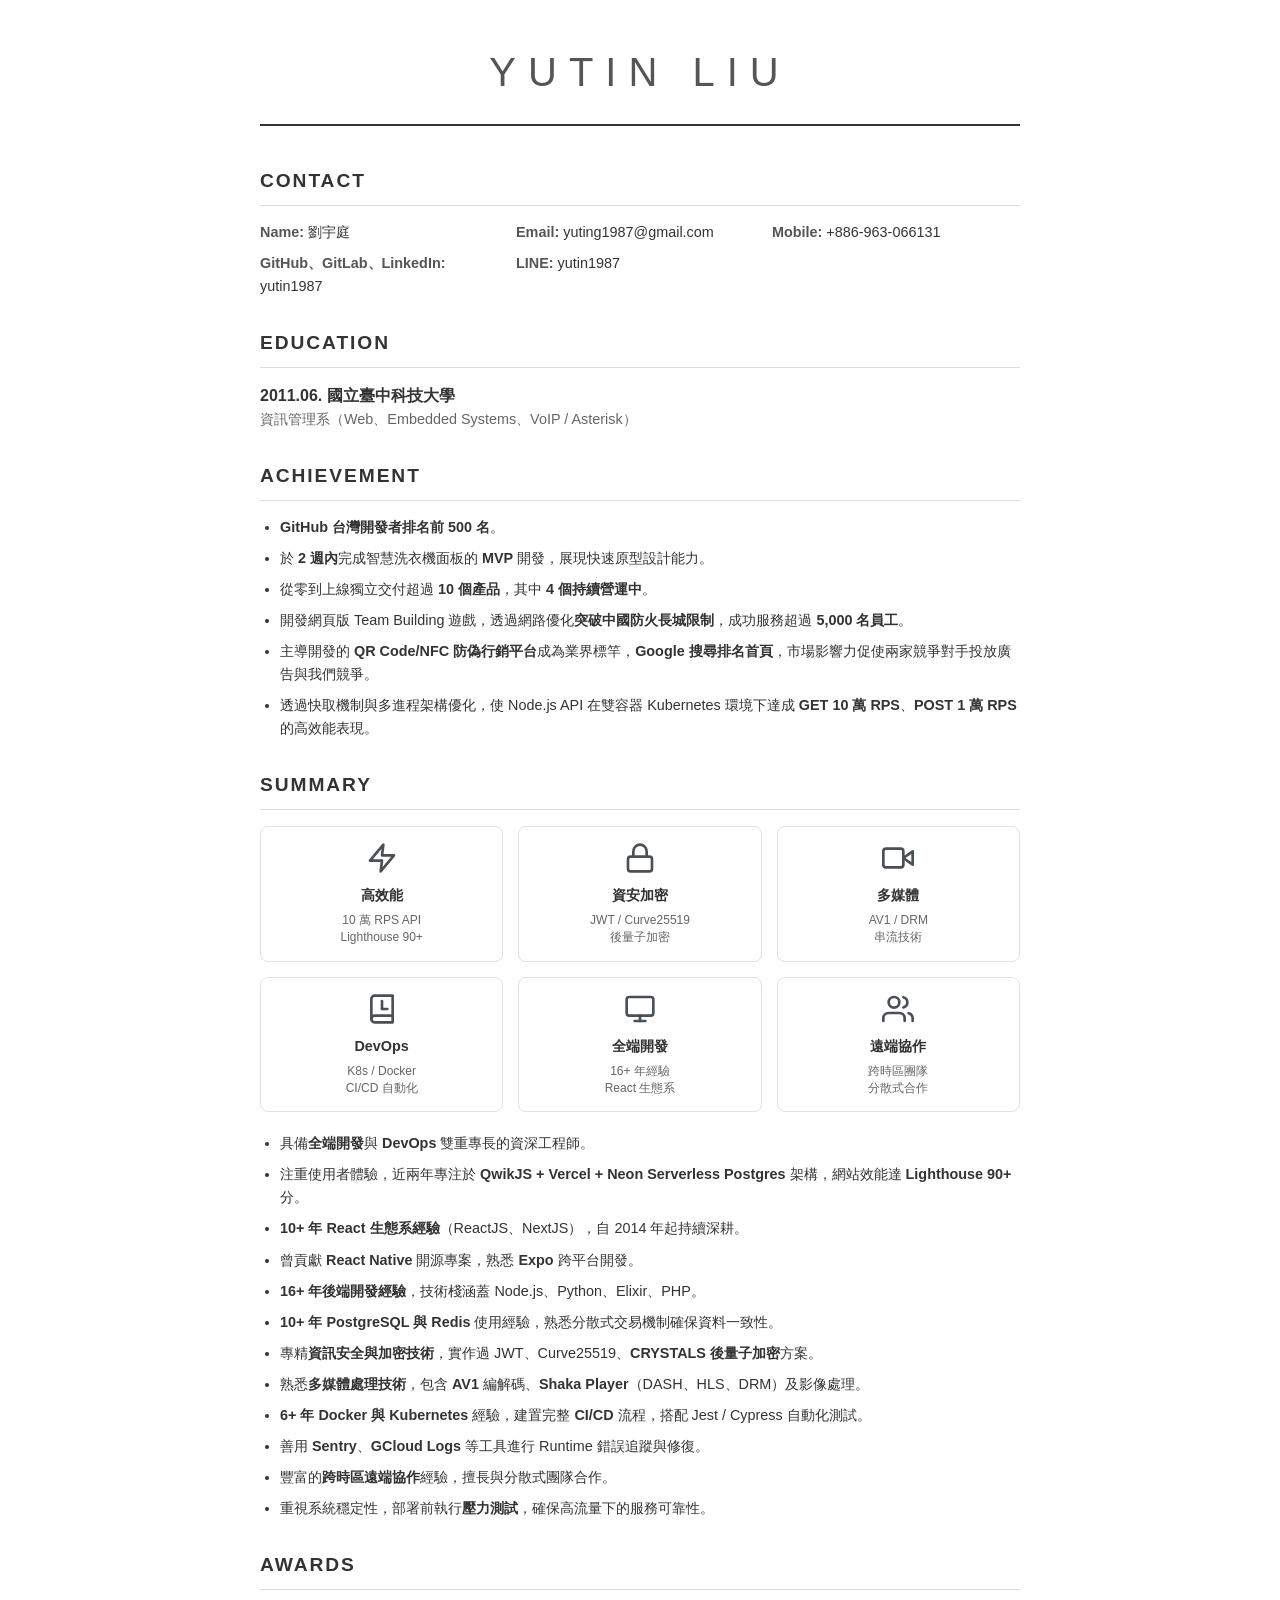
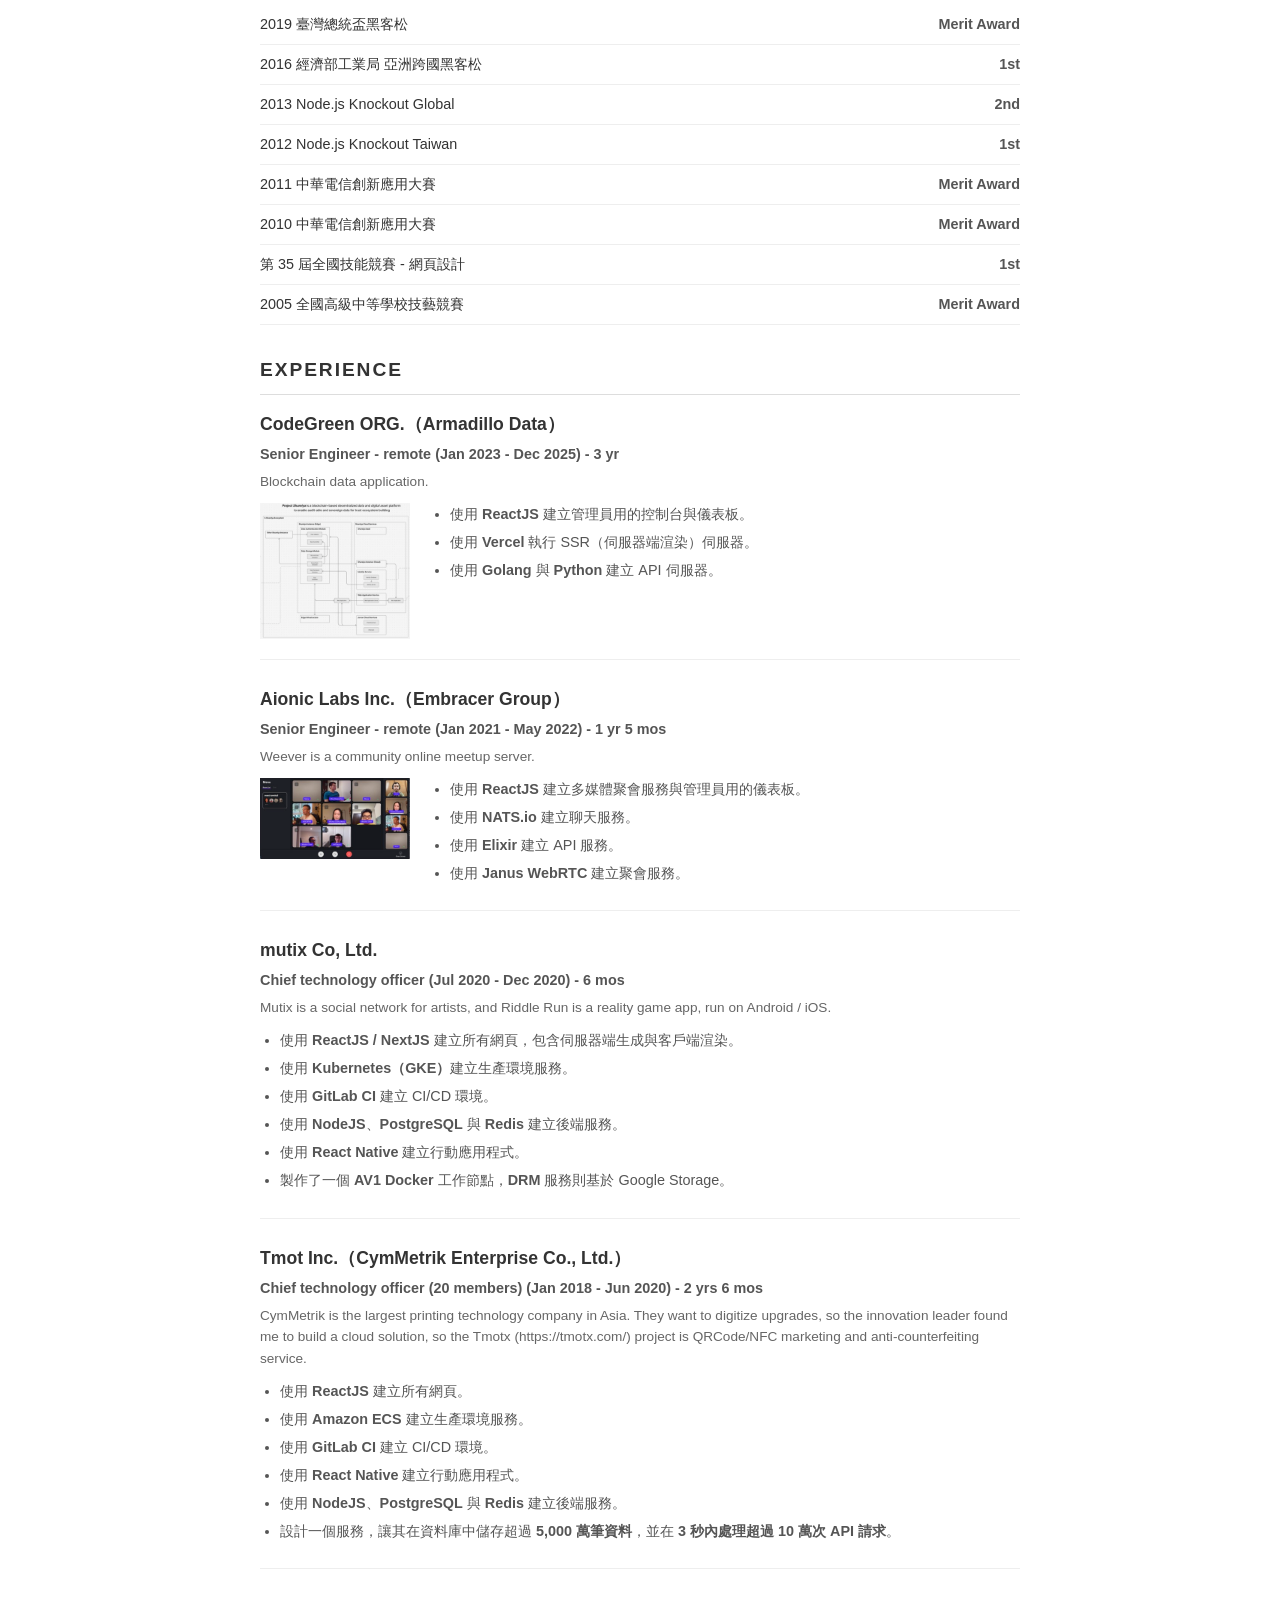
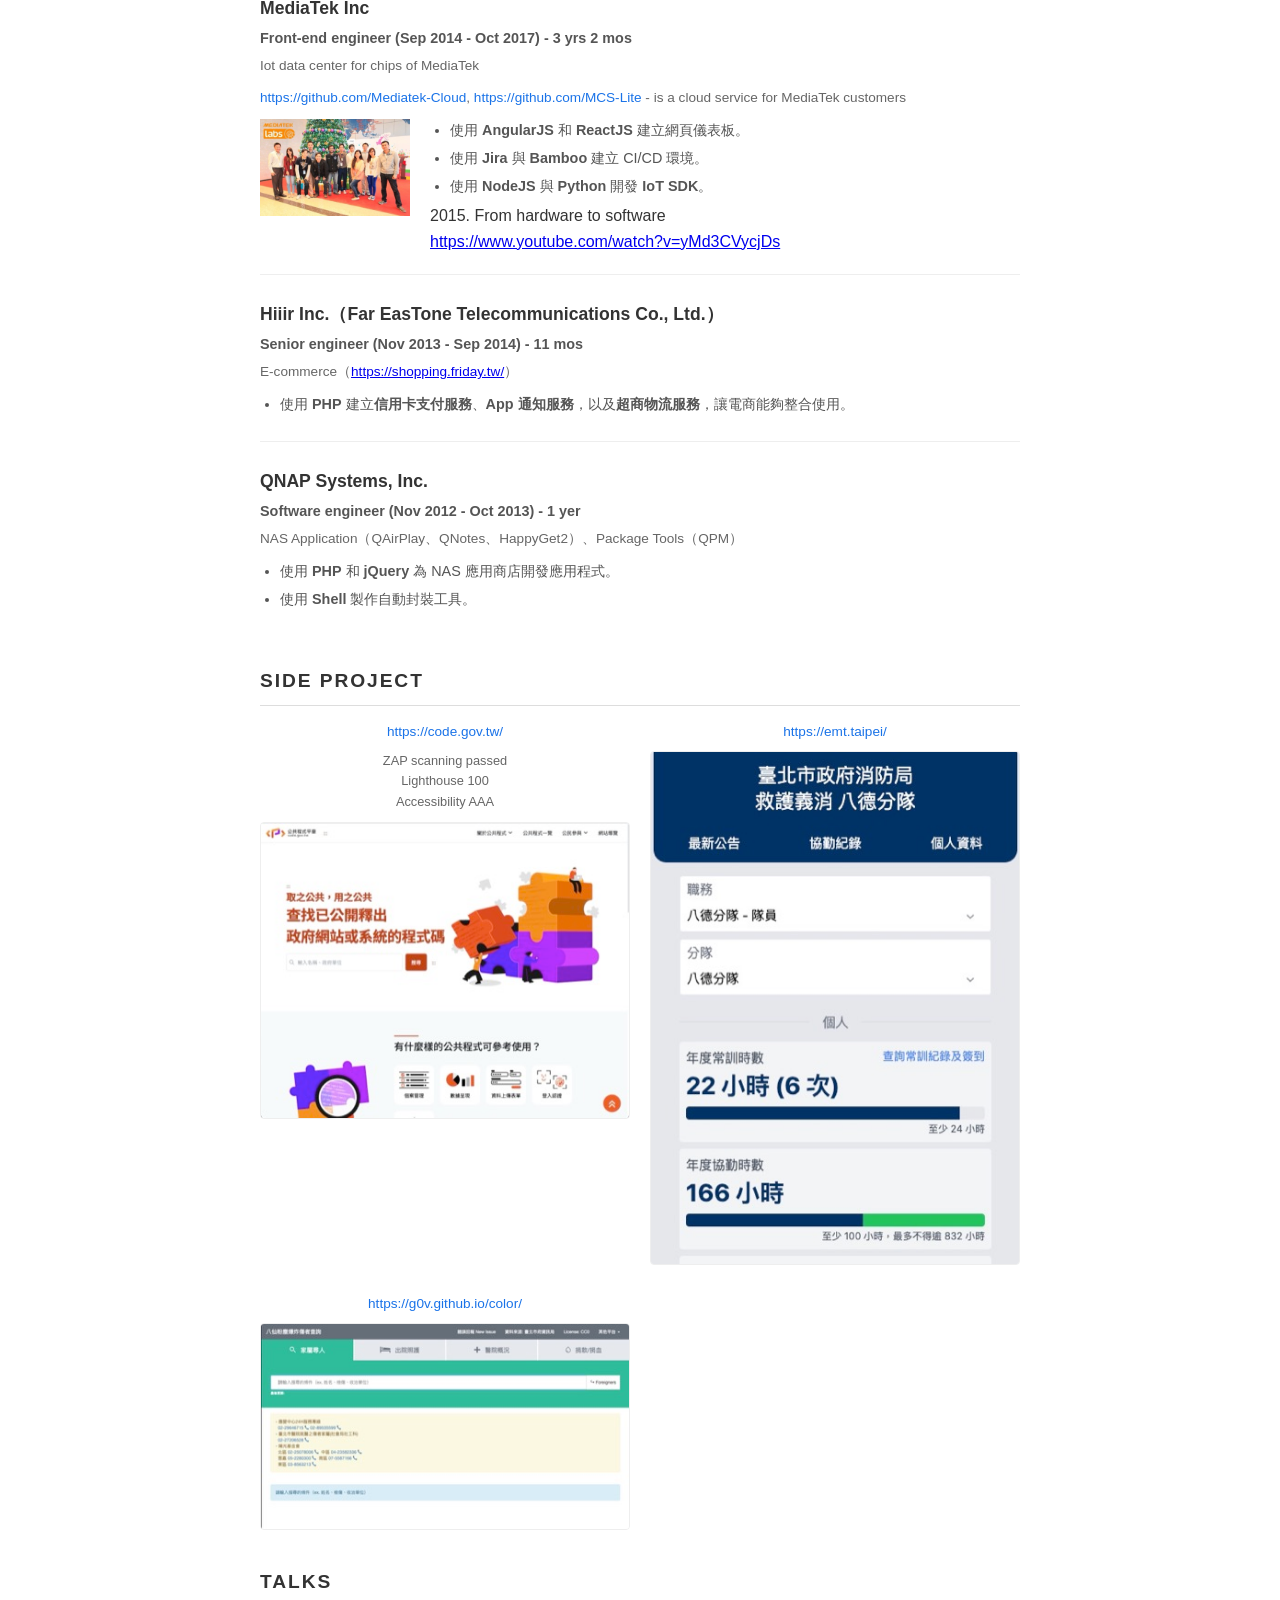
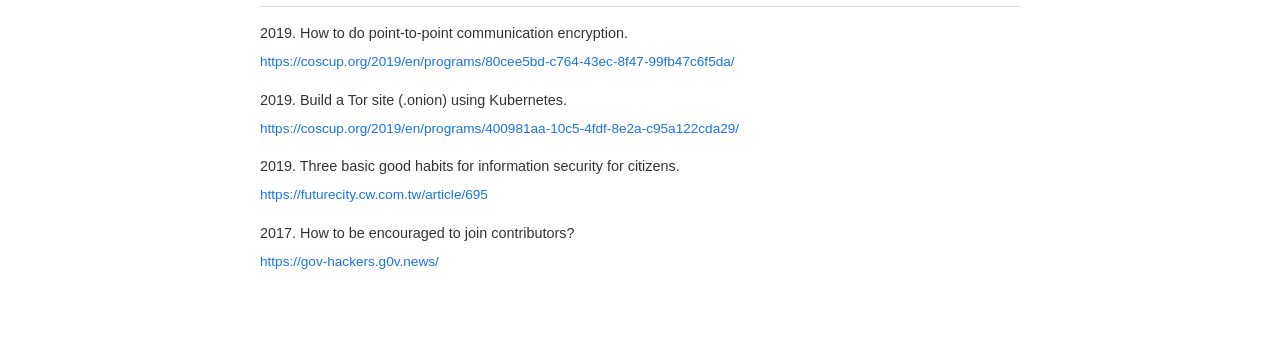
<file: index.html>
<!DOCTYPE html>
<html lang="zh-TW">
  <head>
    <meta charset="UTF-8" />
    <meta name="viewport" content="width=device-width, initial-scale=1.0" />
    <title>YuTin Liu - Resume</title>
    <link rel="stylesheet" href="styles.css" />
  </head>
  <body>
    <header>
      <h1>YUTIN LIU</h1>
    </header>

    <main>
      <section class="contact">
        <h2>CONTACT</h2>
        <ul>
          <li><strong>Name:</strong> 劉宇庭</li>
          <li><strong>Email:</strong> yuting1987@gmail.com</li>
          <li><strong>Mobile:</strong> +886-963-066131</li>
          <li><strong>GitHub、GitLab、LinkedIn:</strong> yutin1987</li>
          <li><strong>LINE:</strong> yutin1987</li>
        </ul>
      </section>

      <section class="education">
        <h2>EDUCATION</h2>
        <div class="item">
          <h3>2011.06. 國立臺中科技大學</h3>
          <p class="subtitle">資訊管理系（Web、Embedded Systems、VoIP / Asterisk）</p>
        </div>
      </section>

      <section class="achievement">
        <h2>ACHIEVEMENT</h2>
        <ul>
          <li><strong>GitHub 台灣開發者排名前 500 名</strong>。</li>
          <li>於 <strong>2 週內</strong>完成智慧洗衣機面板的 <strong>MVP</strong> 開發，展現快速原型設計能力。</li>
          <li>從零到上線獨立交付超過 <strong>10 個產品</strong>，其中 <strong>4 個持續營運中</strong>。</li>
          <li>開發網頁版 Team Building 遊戲，透過網路優化<strong>突破中國防火長城限制</strong>，成功服務超過 <strong>5,000 名員工</strong>。</li>
          <li>主導開發的 <strong>QR Code/NFC 防偽行銷平台</strong>成為業界標竿，<strong>Google 搜尋排名首頁</strong>，市場影響力促使兩家競爭對手投放廣告與我們競爭。</li>
          <li>透過快取機制與多進程架構優化，使 Node.js API 在雙容器 Kubernetes 環境下達成 <strong>GET 10 萬 RPS</strong>、<strong>POST 1 萬 RPS</strong> 的高效能表現。</li>
        </ul>
      </section>

      <section class="summary">
        <h2>SUMMARY</h2>
        <div class="highlights">
          <div class="highlight-box">
            <svg class="highlight-icon" viewBox="0 0 24 24" fill="none" stroke="currentColor" stroke-width="2" stroke-linecap="round" stroke-linejoin="round">
              <polygon points="13 2 3 14 12 14 11 22 21 10 12 10 13 2"></polygon>
            </svg>
            <h4>高效能</h4>
            <p>10 萬 RPS API<br/>Lighthouse 90+</p>
          </div>
          <div class="highlight-box">
            <svg class="highlight-icon" viewBox="0 0 24 24" fill="none" stroke="currentColor" stroke-width="2" stroke-linecap="round" stroke-linejoin="round">
              <rect x="3" y="11" width="18" height="11" rx="2" ry="2"></rect>
              <path d="M7 11V7a5 5 0 0 1 10 0v4"></path>
            </svg>
            <h4>資安加密</h4>
            <p>JWT / Curve25519<br/>後量子加密</p>
          </div>
          <div class="highlight-box">
            <svg class="highlight-icon" viewBox="0 0 24 24" fill="none" stroke="currentColor" stroke-width="2" stroke-linecap="round" stroke-linejoin="round">
              <polygon points="23 7 16 12 23 17 23 7"></polygon>
              <rect x="1" y="5" width="15" height="14" rx="2" ry="2"></rect>
            </svg>
            <h4>多媒體</h4>
            <p>AV1 / DRM<br/>串流技術</p>
          </div>
          <div class="highlight-box">
            <svg class="highlight-icon" viewBox="0 0 24 24" fill="none" stroke="currentColor" stroke-width="2" stroke-linecap="round" stroke-linejoin="round">
              <path d="M4 19.5A2.5 2.5 0 0 1 6.5 17H20"></path>
              <path d="M6.5 2H20v20H6.5A2.5 2.5 0 0 1 4 19.5v-15A2.5 2.5 0 0 1 6.5 2z"></path>
              <line x1="12" y1="6" x2="12" y2="12"></line>
              <line x1="12" y1="12" x2="16" y2="12"></line>
            </svg>
            <h4>DevOps</h4>
            <p>K8s / Docker<br/>CI/CD 自動化</p>
          </div>
          <div class="highlight-box">
            <svg class="highlight-icon" viewBox="0 0 24 24" fill="none" stroke="currentColor" stroke-width="2" stroke-linecap="round" stroke-linejoin="round">
              <rect x="2" y="3" width="20" height="14" rx="2" ry="2"></rect>
              <line x1="8" y1="21" x2="16" y2="21"></line>
              <line x1="12" y1="17" x2="12" y2="21"></line>
            </svg>
            <h4>全端開發</h4>
            <p>16+ 年經驗<br/>React 生態系</p>
          </div>
          <div class="highlight-box">
            <svg class="highlight-icon" viewBox="0 0 24 24" fill="none" stroke="currentColor" stroke-width="2" stroke-linecap="round" stroke-linejoin="round">
              <path d="M17 21v-2a4 4 0 0 0-4-4H5a4 4 0 0 0-4 4v2"></path>
              <circle cx="9" cy="7" r="4"></circle>
              <path d="M23 21v-2a4 4 0 0 0-3-3.87"></path>
              <path d="M16 3.13a4 4 0 0 1 0 7.75"></path>
            </svg>
            <h4>遠端協作</h4>
            <p>跨時區團隊<br/>分散式合作</p>
          </div>
        </div>
        <ul>
          <li>具備<strong>全端開發</strong>與 <strong>DevOps</strong> 雙重專長的資深工程師。</li>
          <li>注重使用者體驗，近兩年專注於 <strong>QwikJS + Vercel + Neon Serverless Postgres</strong> 架構，網站效能達 <strong>Lighthouse 90+</strong> 分。</li>
          <li><strong>10+ 年 React 生態系經驗</strong>（ReactJS、NextJS），自 2014 年起持續深耕。</li>
          <li>曾貢獻 <strong>React Native</strong> 開源專案，熟悉 <strong>Expo</strong> 跨平台開發。</li>
          <li><strong>16+ 年後端開發經驗</strong>，技術棧涵蓋 Node.js、Python、Elixir、PHP。</li>
          <li><strong>10+ 年 PostgreSQL 與 Redis</strong> 使用經驗，熟悉分散式交易機制確保資料一致性。</li>
          <li>專精<strong>資訊安全與加密技術</strong>，實作過 JWT、Curve25519、<strong>CRYSTALS 後量子加密</strong>方案。</li>
          <li>熟悉<strong>多媒體處理技術</strong>，包含 <strong>AV1</strong> 編解碼、<strong>Shaka Player</strong>（DASH、HLS、DRM）及影像處理。</li>
          <li><strong>6+ 年 Docker 與 Kubernetes</strong> 經驗，建置完整 <strong>CI/CD</strong> 流程，搭配 Jest / Cypress 自動化測試。</li>
          <li>善用 <strong>Sentry</strong>、<strong>GCloud Logs</strong> 等工具進行 Runtime 錯誤追蹤與修復。</li>
          <li>豐富的<strong>跨時區遠端協作</strong>經驗，擅長與分散式團隊合作。</li>
          <li>重視系統穩定性，部署前執行<strong>壓力測試</strong>，確保高流量下的服務可靠性。</li>
        </ul>
      </section>

      <section class="awards">
        <h2>AWARDS</h2>
        <table>
          <tr>
            <td>2019 臺灣總統盃黑客松</td>
            <td class="award">Merit Award</td>
          </tr>
          <tr>
            <td>2016 經濟部工業局 亞洲跨國黑客松</td>
            <td class="award">1st</td>
          </tr>
          <tr>
            <td>2013 Node.js Knockout Global</td>
            <td class="award">2nd</td>
          </tr>
          <tr>
            <td>2012 Node.js Knockout Taiwan</td>
            <td class="award">1st</td>
          </tr>
          <tr>
            <td>2011 中華電信創新應用大賽</td>
            <td class="award">Merit Award</td>
          </tr>
          <tr>
            <td>2010 中華電信創新應用大賽</td>
            <td class="award">Merit Award</td>
          </tr>
          <tr>
            <td>第 35 屆全國技能競賽 - 網頁設計</td>
            <td class="award">1st</td>
          </tr>
          <tr>
            <td>2005 全國高級中等學校技藝競賽</td>
            <td class="award">Merit Award</td>
          </tr>
        </table>
      </section>

      <section class="experience">
        <h2>EXPERIENCE</h2>

        <article class="job">
          <h3>CodeGreen ORG.（Armadillo Data）</h3>
          <p class="position">Senior Engineer - remote (Jan 2023 - Dec 2025) - 3 yr</p>
          <p class="description">Blockchain data application.</p>
          <div class="job-content">
            <img src="images/image6.jpg" alt="CodeGreen" />
            <ul>
              <li>使用 <strong>ReactJS</strong> 建立管理員用的控制台與儀表板。</li>
              <li>使用 <strong>Vercel</strong> 執行 SSR（伺服器端渲染）伺服器。</li>
              <li>使用 <strong>Golang</strong> 與 <strong>Python</strong> 建立 API 伺服器。</li>
            </ul>
          </div>
        </article>

        <article class="job">
          <h3>Aionic Labs Inc.（Embracer Group）</h3>
          <p class="position">Senior Engineer - remote (Jan 2021 - May 2022) - 1 yr 5 mos</p>
          <p class="description">Weever is a community online meetup server.</p>
          <div class="job-content">
            <img src="images/image4.jpg" alt="Aionic Labs" />
            <ul>
              <li>使用 <strong>ReactJS</strong> 建立多媒體聚會服務與管理員用的儀表板。</li>
              <li>使用 <strong>NATS.io</strong> 建立聊天服務。</li>
              <li>使用 <strong>Elixir</strong> 建立 API 服務。</li>
              <li>使用 <strong>Janus WebRTC</strong> 建立聚會服務。</li>
            </ul>
          </div>
        </article>

        <article class="job">
          <h3>mutix Co, Ltd.</h3>
          <p class="position">Chief technology officer (Jul 2020 - Dec 2020) - 6 mos</p>
          <p class="description">Mutix is a social network for artists, and Riddle Run is a reality game app, run on Android / iOS.</p>
          <ul>
            <li>使用 <strong>ReactJS / NextJS</strong> 建立所有網頁，包含伺服器端生成與客戶端渲染。</li>
            <li>使用 <strong>Kubernetes（GKE）</strong>建立生產環境服務。</li>
            <li>使用 <strong>GitLab CI</strong> 建立 CI/CD 環境。</li>
            <li>使用 <strong>NodeJS</strong>、<strong>PostgreSQL</strong> 與 <strong>Redis</strong> 建立後端服務。</li>
            <li>使用 <strong>React Native</strong> 建立行動應用程式。</li>
            <li>製作了一個 <strong>AV1 Docker</strong> 工作節點，<strong>DRM</strong> 服務則基於 Google Storage。</li>
          </ul>
        </article>

        <article class="job">
          <h3>Tmot Inc.（CymMetrik Enterprise Co., Ltd.）</h3>
          <p class="position">Chief technology officer (20 members) (Jan 2018 - Jun 2020) - 2 yrs 6 mos</p>
          <p class="description">CymMetrik is the largest printing technology company in Asia. They want to digitize upgrades, so the innovation leader found me to build a cloud solution, so the Tmotx (https://tmotx.com/) project is QRCode/NFC marketing and anti-counterfeiting service.</p>
          <ul>
            <li>使用 <strong>ReactJS</strong> 建立所有網頁。</li>
            <li>使用 <strong>Amazon ECS</strong> 建立生產環境服務。</li>
            <li>使用 <strong>GitLab CI</strong> 建立 CI/CD 環境。</li>
            <li>使用 <strong>React Native</strong> 建立行動應用程式。</li>
            <li>使用 <strong>NodeJS</strong>、<strong>PostgreSQL</strong> 與 <strong>Redis</strong> 建立後端服務。</li>
            <li>設計一個服務，讓其在資料庫中儲存超過 <strong>5,000 萬筆資料</strong>，並在 <strong>3 秒內處理超過 10 萬次 API 請求</strong>。</li>
          </ul>
        </article>

        <article class="job">
          <h3>MediaTek Inc</h3>
          <p class="position">Front-end engineer (Sep 2014 - Oct 2017) - 3 yrs 2 mos</p>
          <p class="description">Iot data center for chips of MediaTek</p>
          <p class="links">
            <a href="https://github.com/Mediatek-Cloud">https://github.com/Mediatek-Cloud</a>,
            <a href="https://github.com/MCS-Lite">https://github.com/MCS-Lite</a>
            - is a cloud service for MediaTek customers
          </p>
          <div class="job-content">
            <img src="images/image1.jpg" alt="MediaTek" />
            <div>
              <ul>
                <li>使用 <strong>AngularJS</strong> 和 <strong>ReactJS</strong> 建立網頁儀表板。</li>
                <li>使用 <strong>Jira</strong> 與 <strong>Bamboo</strong> 建立 CI/CD 環境。</li>
                <li>使用 <strong>NodeJS</strong> 與 <strong>Python</strong> 開發 <strong>IoT SDK</strong>。</li>
              </ul>
              <p>2015. From hardware to software</p>
              <p><a href="https://www.youtube.com/watch?v=yMd3CVycjDs">https://www.youtube.com/watch?v=yMd3CVycjDs</a></p>
            </div>
          </div>
        </article>

        <article class="job">
          <h3>Hiiir Inc.（Far EasTone Telecommunications Co., Ltd.）</h3>
          <p class="position">Senior engineer (Nov 2013 - Sep 2014) - 11 mos</p>
          <p class="description">E-commerce（<a href="https://shopping.friday.tw/">https://shopping.friday.tw/</a>）</p>
          <ul>
            <li>使用 <strong>PHP</strong> 建立<strong>信用卡支付服務</strong>、<strong>App 通知服務</strong>，以及<strong>超商物流服務</strong>，讓電商能夠整合使用。</li>
          </ul>
        </article>

        <article class="job">
          <h3>QNAP Systems, Inc.</h3>
          <p class="position">Software engineer (Nov 2012 - Oct 2013) - 1 yer</p>
          <p class="description">NAS Application（QAirPlay、QNotes、HappyGet2）、Package Tools（QPM）</p>
          <ul>
            <li>使用 <strong>PHP</strong> 和 <strong>jQuery</strong> 為 NAS 應用商店開發應用程式。</li>
            <li>使用 <strong>Shell</strong> 製作自動封裝工具。</li>
          </ul>
        </article>
      </section>

      <section class="side-projects">
        <h2>SIDE PROJECT</h2>
        <div class="projects-grid">
          <div class="project">
            <a href="https://code.gov.tw/">https://code.gov.tw/</a>
            <ul>
              <li>ZAP scanning passed</li>
              <li>Lighthouse 100</li>
              <li>Accessibility AAA</li>
            </ul>
            <img src="images/image2.jpg" alt="code.gov.tw" />
          </div>
          <div class="project">
            <a href="https://emt.taipei/">https://emt.taipei/</a>
            <img src="images/image5.jpg" alt="emt.taipei" />
          </div>
          <div class="project">
            <a href="https://g0v.github.io/color/">https://g0v.github.io/color/</a>
            <img src="images/image7.jpg" alt="g0v color" />
          </div>
        </div>
      </section>

      <section class="talks">
        <h2>TALKS</h2>
        <article>
          <p>2019. How to do point-to-point communication encryption.</p>
          <a href="https://coscup.org/2019/en/programs/80cee5bd-c764-43ec-8f47-99fb47c6f5da/">https://coscup.org/2019/en/programs/80cee5bd-c764-43ec-8f47-99fb47c6f5da/</a>
        </article>
        <article>
          <p>2019. Build a Tor site (.onion) using Kubernetes.</p>
          <a href="https://coscup.org/2019/en/programs/400981aa-10c5-4fdf-8e2a-c95a122cda29/">https://coscup.org/2019/en/programs/400981aa-10c5-4fdf-8e2a-c95a122cda29/</a>
        </article>
        <article>
          <p>2019. Three basic good habits for information security for citizens.</p>
          <a href="https://futurecity.cw.com.tw/article/695">https://futurecity.cw.com.tw/article/695</a>
        </article>
        <article>
          <p>2017. How to be encouraged to join contributors?</p>
          <a href="https://gov-hackers.g0v.news/">https://gov-hackers.g0v.news/</a>
        </article>
      </section>
    </main>
  </body>
</html>
</file>
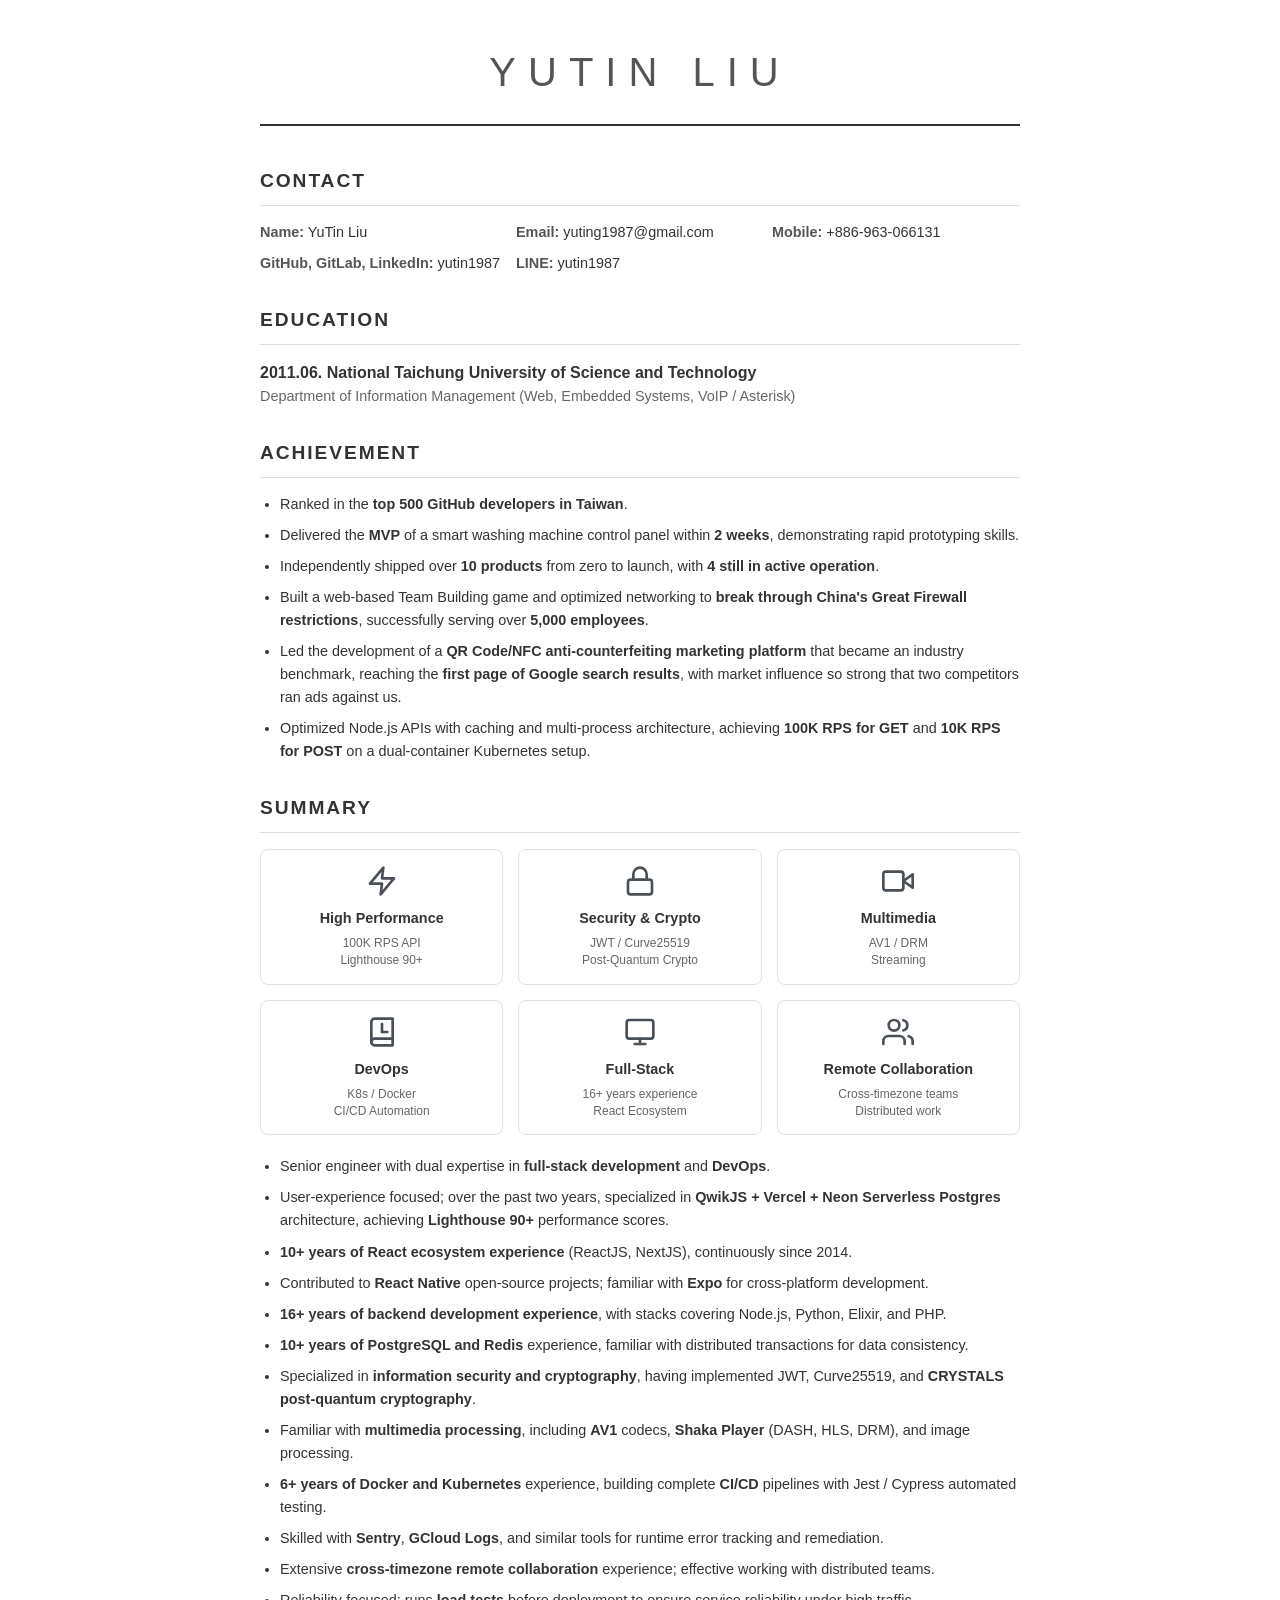
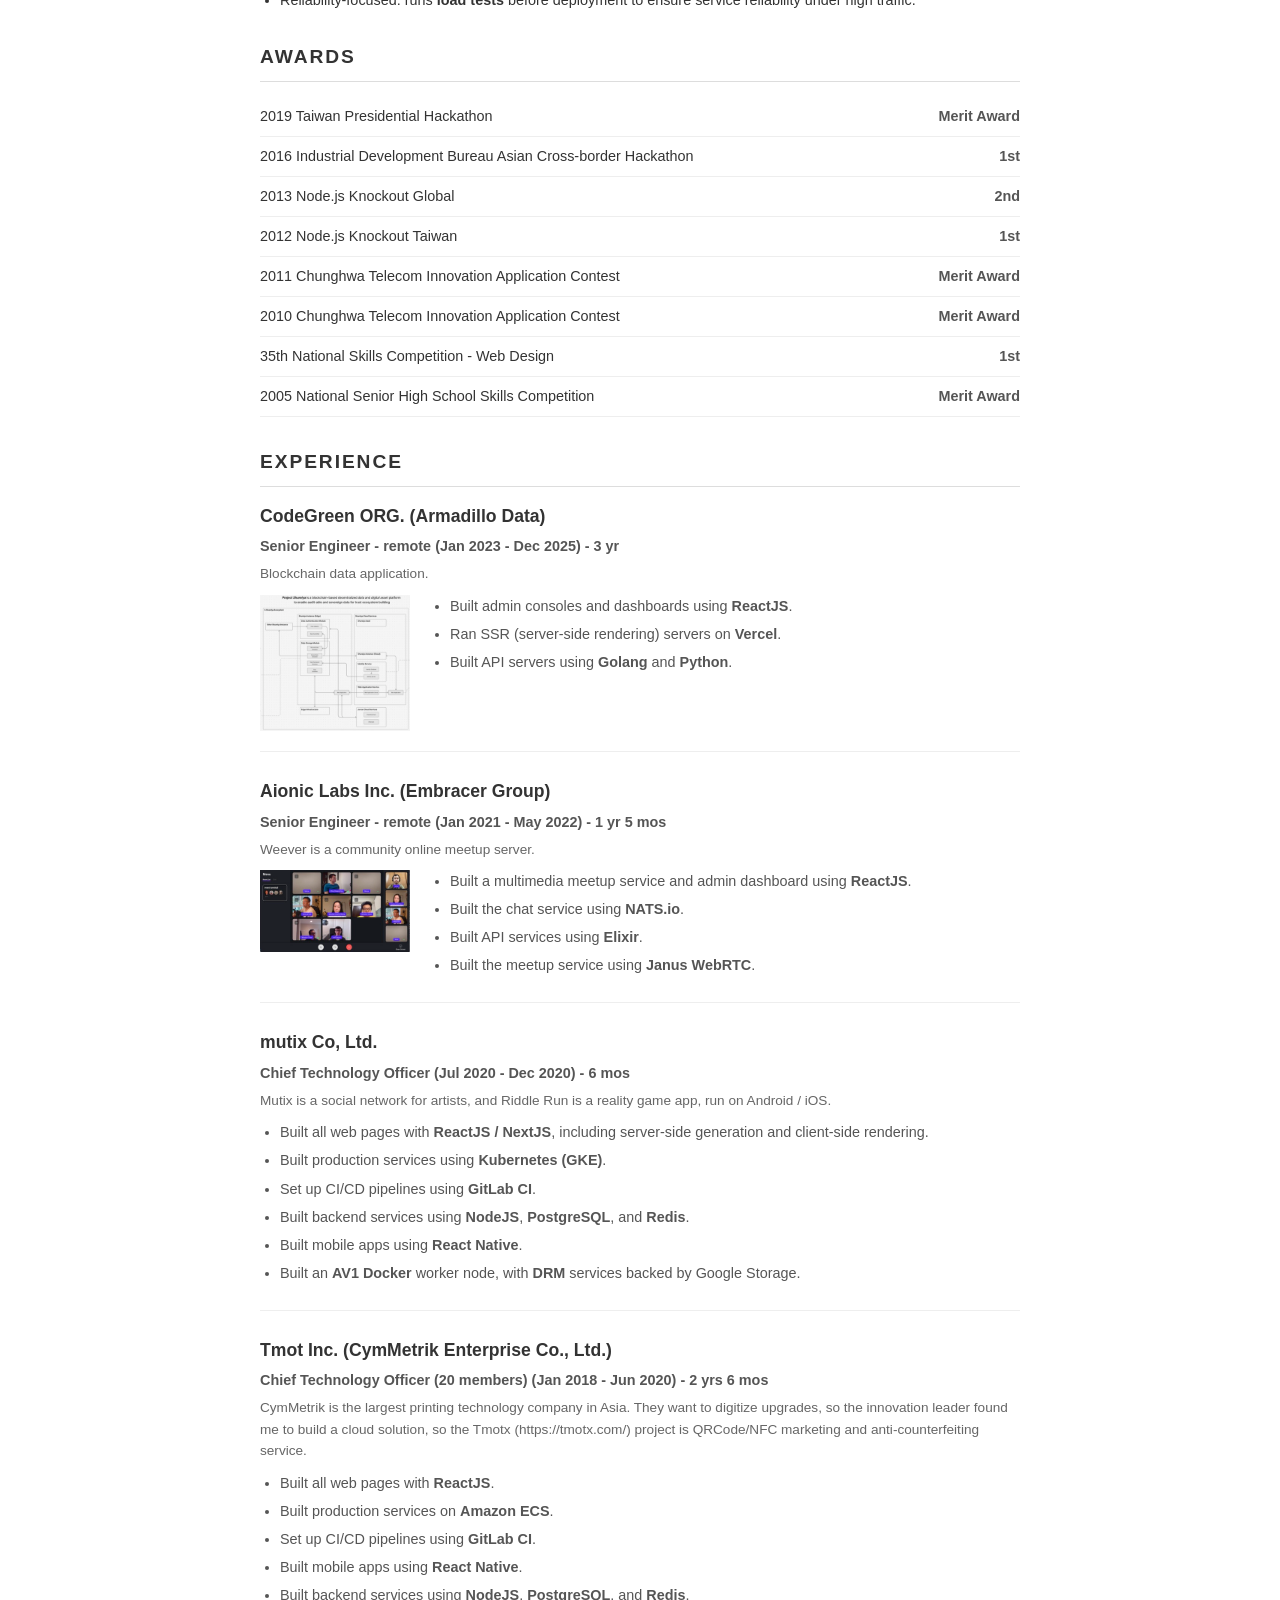
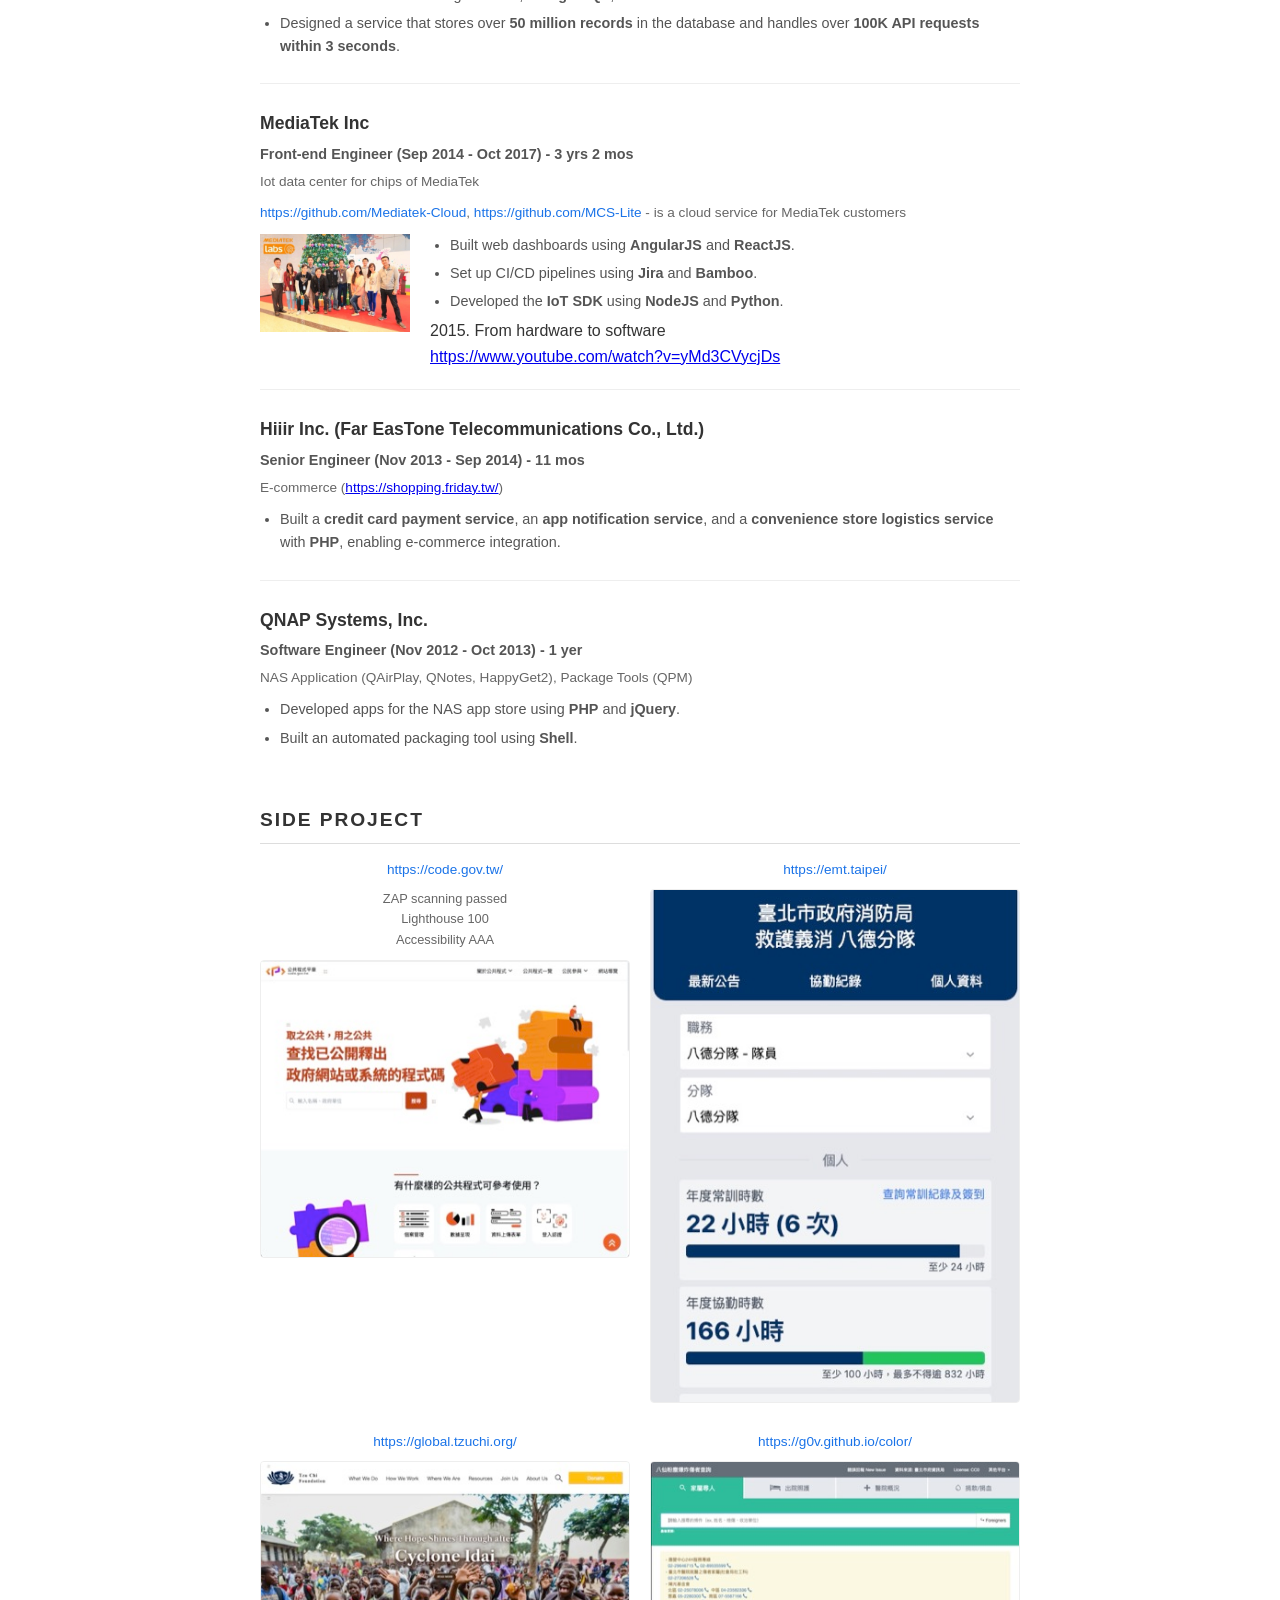
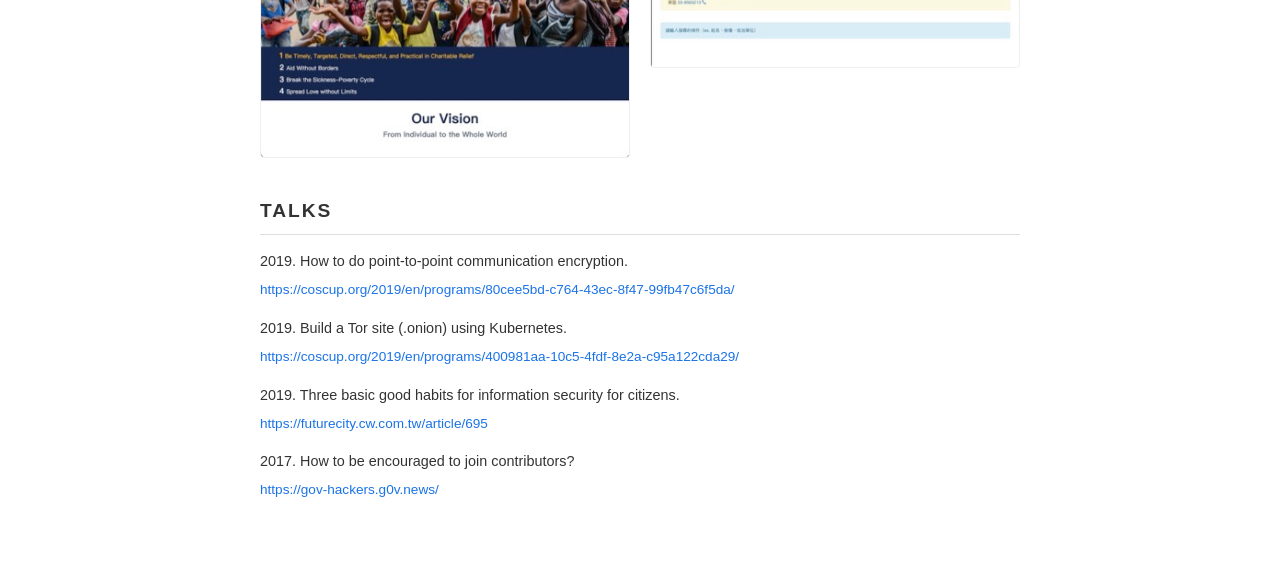
<file: en.html>
<!DOCTYPE html>
<html lang="en">
  <head>
    <meta charset="UTF-8" />
    <meta name="viewport" content="width=device-width, initial-scale=1.0" />
    <title>YuTin Liu - Resume</title>
    <link rel="stylesheet" href="styles.css" />
  </head>
  <body>
    <header>
      <h1>YUTIN LIU</h1>
    </header>

    <main>
      <section class="contact">
        <h2>CONTACT</h2>
        <ul>
          <li><strong>Name:</strong> YuTin Liu</li>
          <li><strong>Email:</strong> yuting1987@gmail.com</li>
          <li><strong>Mobile:</strong> +886-963-066131</li>
          <li><strong>GitHub, GitLab, LinkedIn:</strong> yutin1987</li>
          <li><strong>LINE:</strong> yutin1987</li>
        </ul>
      </section>

      <section class="education">
        <h2>EDUCATION</h2>
        <div class="item">
          <h3>2011.06. National Taichung University of Science and Technology</h3>
          <p class="subtitle">Department of Information Management (Web, Embedded Systems, VoIP / Asterisk)</p>
        </div>
      </section>

      <section class="achievement">
        <h2>ACHIEVEMENT</h2>
        <ul>
          <li>Ranked in the <strong>top 500 GitHub developers in Taiwan</strong>.</li>
          <li>Delivered the <strong>MVP</strong> of a smart washing machine control panel within <strong>2 weeks</strong>, demonstrating rapid prototyping skills.</li>
          <li>Independently shipped over <strong>10 products</strong> from zero to launch, with <strong>4 still in active operation</strong>.</li>
          <li>Built a web-based Team Building game and optimized networking to <strong>break through China's Great Firewall restrictions</strong>, successfully serving over <strong>5,000 employees</strong>.</li>
          <li>Led the development of a <strong>QR Code/NFC anti-counterfeiting marketing platform</strong> that became an industry benchmark, reaching the <strong>first page of Google search results</strong>, with market influence so strong that two competitors ran ads against us.</li>
          <li>Optimized Node.js APIs with caching and multi-process architecture, achieving <strong>100K RPS for GET</strong> and <strong>10K RPS for POST</strong> on a dual-container Kubernetes setup.</li>
        </ul>
      </section>

      <section class="summary">
        <h2>SUMMARY</h2>
        <div class="highlights">
          <div class="highlight-box">
            <svg class="highlight-icon" viewBox="0 0 24 24" fill="none" stroke="currentColor" stroke-width="2" stroke-linecap="round" stroke-linejoin="round">
              <polygon points="13 2 3 14 12 14 11 22 21 10 12 10 13 2"></polygon>
            </svg>
            <h4>High Performance</h4>
            <p>100K RPS API<br/>Lighthouse 90+</p>
          </div>
          <div class="highlight-box">
            <svg class="highlight-icon" viewBox="0 0 24 24" fill="none" stroke="currentColor" stroke-width="2" stroke-linecap="round" stroke-linejoin="round">
              <rect x="3" y="11" width="18" height="11" rx="2" ry="2"></rect>
              <path d="M7 11V7a5 5 0 0 1 10 0v4"></path>
            </svg>
            <h4>Security & Crypto</h4>
            <p>JWT / Curve25519<br/>Post-Quantum Crypto</p>
          </div>
          <div class="highlight-box">
            <svg class="highlight-icon" viewBox="0 0 24 24" fill="none" stroke="currentColor" stroke-width="2" stroke-linecap="round" stroke-linejoin="round">
              <polygon points="23 7 16 12 23 17 23 7"></polygon>
              <rect x="1" y="5" width="15" height="14" rx="2" ry="2"></rect>
            </svg>
            <h4>Multimedia</h4>
            <p>AV1 / DRM<br/>Streaming</p>
          </div>
          <div class="highlight-box">
            <svg class="highlight-icon" viewBox="0 0 24 24" fill="none" stroke="currentColor" stroke-width="2" stroke-linecap="round" stroke-linejoin="round">
              <path d="M4 19.5A2.5 2.5 0 0 1 6.5 17H20"></path>
              <path d="M6.5 2H20v20H6.5A2.5 2.5 0 0 1 4 19.5v-15A2.5 2.5 0 0 1 6.5 2z"></path>
              <line x1="12" y1="6" x2="12" y2="12"></line>
              <line x1="12" y1="12" x2="16" y2="12"></line>
            </svg>
            <h4>DevOps</h4>
            <p>K8s / Docker<br/>CI/CD Automation</p>
          </div>
          <div class="highlight-box">
            <svg class="highlight-icon" viewBox="0 0 24 24" fill="none" stroke="currentColor" stroke-width="2" stroke-linecap="round" stroke-linejoin="round">
              <rect x="2" y="3" width="20" height="14" rx="2" ry="2"></rect>
              <line x1="8" y1="21" x2="16" y2="21"></line>
              <line x1="12" y1="17" x2="12" y2="21"></line>
            </svg>
            <h4>Full-Stack</h4>
            <p>16+ years experience<br/>React Ecosystem</p>
          </div>
          <div class="highlight-box">
            <svg class="highlight-icon" viewBox="0 0 24 24" fill="none" stroke="currentColor" stroke-width="2" stroke-linecap="round" stroke-linejoin="round">
              <path d="M17 21v-2a4 4 0 0 0-4-4H5a4 4 0 0 0-4 4v2"></path>
              <circle cx="9" cy="7" r="4"></circle>
              <path d="M23 21v-2a4 4 0 0 0-3-3.87"></path>
              <path d="M16 3.13a4 4 0 0 1 0 7.75"></path>
            </svg>
            <h4>Remote Collaboration</h4>
            <p>Cross-timezone teams<br/>Distributed work</p>
          </div>
        </div>
        <ul>
          <li>Senior engineer with dual expertise in <strong>full-stack development</strong> and <strong>DevOps</strong>.</li>
          <li>User-experience focused; over the past two years, specialized in <strong>QwikJS + Vercel + Neon Serverless Postgres</strong> architecture, achieving <strong>Lighthouse 90+</strong> performance scores.</li>
          <li><strong>10+ years of React ecosystem experience</strong> (ReactJS, NextJS), continuously since 2014.</li>
          <li>Contributed to <strong>React Native</strong> open-source projects; familiar with <strong>Expo</strong> for cross-platform development.</li>
          <li><strong>16+ years of backend development experience</strong>, with stacks covering Node.js, Python, Elixir, and PHP.</li>
          <li><strong>10+ years of PostgreSQL and Redis</strong> experience, familiar with distributed transactions for data consistency.</li>
          <li>Specialized in <strong>information security and cryptography</strong>, having implemented JWT, Curve25519, and <strong>CRYSTALS post-quantum cryptography</strong>.</li>
          <li>Familiar with <strong>multimedia processing</strong>, including <strong>AV1</strong> codecs, <strong>Shaka Player</strong> (DASH, HLS, DRM), and image processing.</li>
          <li><strong>6+ years of Docker and Kubernetes</strong> experience, building complete <strong>CI/CD</strong> pipelines with Jest / Cypress automated testing.</li>
          <li>Skilled with <strong>Sentry</strong>, <strong>GCloud Logs</strong>, and similar tools for runtime error tracking and remediation.</li>
          <li>Extensive <strong>cross-timezone remote collaboration</strong> experience; effective working with distributed teams.</li>
          <li>Reliability-focused: runs <strong>load tests</strong> before deployment to ensure service reliability under high traffic.</li>
        </ul>
      </section>

      <section class="awards">
        <h2>AWARDS</h2>
        <table>
          <tr>
            <td>2019 Taiwan Presidential Hackathon</td>
            <td class="award">Merit Award</td>
          </tr>
          <tr>
            <td>2016 Industrial Development Bureau Asian Cross-border Hackathon</td>
            <td class="award">1st</td>
          </tr>
          <tr>
            <td>2013 Node.js Knockout Global</td>
            <td class="award">2nd</td>
          </tr>
          <tr>
            <td>2012 Node.js Knockout Taiwan</td>
            <td class="award">1st</td>
          </tr>
          <tr>
            <td>2011 Chunghwa Telecom Innovation Application Contest</td>
            <td class="award">Merit Award</td>
          </tr>
          <tr>
            <td>2010 Chunghwa Telecom Innovation Application Contest</td>
            <td class="award">Merit Award</td>
          </tr>
          <tr>
            <td>35th National Skills Competition - Web Design</td>
            <td class="award">1st</td>
          </tr>
          <tr>
            <td>2005 National Senior High School Skills Competition</td>
            <td class="award">Merit Award</td>
          </tr>
        </table>
      </section>

      <section class="experience">
        <h2>EXPERIENCE</h2>

        <article class="job">
          <h3>CodeGreen ORG. (Armadillo Data)</h3>
          <p class="position">Senior Engineer - remote (Jan 2023 - Dec 2025) - 3 yr</p>
          <p class="description">Blockchain data application.</p>
          <div class="job-content">
            <img src="images/image6.jpg" alt="CodeGreen" />
            <ul>
              <li>Built admin consoles and dashboards using <strong>ReactJS</strong>.</li>
              <li>Ran SSR (server-side rendering) servers on <strong>Vercel</strong>.</li>
              <li>Built API servers using <strong>Golang</strong> and <strong>Python</strong>.</li>
            </ul>
          </div>
        </article>

        <article class="job">
          <h3>Aionic Labs Inc. (Embracer Group)</h3>
          <p class="position">Senior Engineer - remote (Jan 2021 - May 2022) - 1 yr 5 mos</p>
          <p class="description">Weever is a community online meetup server.</p>
          <div class="job-content">
            <img src="images/image4.jpg" alt="Aionic Labs" />
            <ul>
              <li>Built a multimedia meetup service and admin dashboard using <strong>ReactJS</strong>.</li>
              <li>Built the chat service using <strong>NATS.io</strong>.</li>
              <li>Built API services using <strong>Elixir</strong>.</li>
              <li>Built the meetup service using <strong>Janus WebRTC</strong>.</li>
            </ul>
          </div>
        </article>

        <article class="job">
          <h3>mutix Co, Ltd.</h3>
          <p class="position">Chief Technology Officer (Jul 2020 - Dec 2020) - 6 mos</p>
          <p class="description">Mutix is a social network for artists, and Riddle Run is a reality game app, run on Android / iOS.</p>
          <ul>
            <li>Built all web pages with <strong>ReactJS / NextJS</strong>, including server-side generation and client-side rendering.</li>
            <li>Built production services using <strong>Kubernetes (GKE)</strong>.</li>
            <li>Set up CI/CD pipelines using <strong>GitLab CI</strong>.</li>
            <li>Built backend services using <strong>NodeJS</strong>, <strong>PostgreSQL</strong>, and <strong>Redis</strong>.</li>
            <li>Built mobile apps using <strong>React Native</strong>.</li>
            <li>Built an <strong>AV1 Docker</strong> worker node, with <strong>DRM</strong> services backed by Google Storage.</li>
          </ul>
        </article>

        <article class="job">
          <h3>Tmot Inc. (CymMetrik Enterprise Co., Ltd.)</h3>
          <p class="position">Chief Technology Officer (20 members) (Jan 2018 - Jun 2020) - 2 yrs 6 mos</p>
          <p class="description">CymMetrik is the largest printing technology company in Asia. They want to digitize upgrades, so the innovation leader found me to build a cloud solution, so the Tmotx (https://tmotx.com/) project is QRCode/NFC marketing and anti-counterfeiting service.</p>
          <ul>
            <li>Built all web pages with <strong>ReactJS</strong>.</li>
            <li>Built production services on <strong>Amazon ECS</strong>.</li>
            <li>Set up CI/CD pipelines using <strong>GitLab CI</strong>.</li>
            <li>Built mobile apps using <strong>React Native</strong>.</li>
            <li>Built backend services using <strong>NodeJS</strong>, <strong>PostgreSQL</strong>, and <strong>Redis</strong>.</li>
            <li>Designed a service that stores over <strong>50 million records</strong> in the database and handles over <strong>100K API requests within 3 seconds</strong>.</li>
          </ul>
        </article>

        <article class="job">
          <h3>MediaTek Inc</h3>
          <p class="position">Front-end Engineer (Sep 2014 - Oct 2017) - 3 yrs 2 mos</p>
          <p class="description">Iot data center for chips of MediaTek</p>
          <p class="links">
            <a href="https://github.com/Mediatek-Cloud">https://github.com/Mediatek-Cloud</a>,
            <a href="https://github.com/MCS-Lite">https://github.com/MCS-Lite</a>
            - is a cloud service for MediaTek customers
          </p>
          <div class="job-content">
            <img src="images/image1.jpg" alt="MediaTek" />
            <div>
              <ul>
                <li>Built web dashboards using <strong>AngularJS</strong> and <strong>ReactJS</strong>.</li>
                <li>Set up CI/CD pipelines using <strong>Jira</strong> and <strong>Bamboo</strong>.</li>
                <li>Developed the <strong>IoT SDK</strong> using <strong>NodeJS</strong> and <strong>Python</strong>.</li>
              </ul>
              <p>2015. From hardware to software</p>
              <p><a href="https://www.youtube.com/watch?v=yMd3CVycjDs">https://www.youtube.com/watch?v=yMd3CVycjDs</a></p>
            </div>
          </div>
        </article>

        <article class="job">
          <h3>Hiiir Inc. (Far EasTone Telecommunications Co., Ltd.)</h3>
          <p class="position">Senior Engineer (Nov 2013 - Sep 2014) - 11 mos</p>
          <p class="description">E-commerce (<a href="https://shopping.friday.tw/">https://shopping.friday.tw/</a>)</p>
          <ul>
            <li>Built a <strong>credit card payment service</strong>, an <strong>app notification service</strong>, and a <strong>convenience store logistics service</strong> with <strong>PHP</strong>, enabling e-commerce integration.</li>
          </ul>
        </article>

        <article class="job">
          <h3>QNAP Systems, Inc.</h3>
          <p class="position">Software Engineer (Nov 2012 - Oct 2013) - 1 yer</p>
          <p class="description">NAS Application (QAirPlay, QNotes, HappyGet2), Package Tools (QPM)</p>
          <ul>
            <li>Developed apps for the NAS app store using <strong>PHP</strong> and <strong>jQuery</strong>.</li>
            <li>Built an automated packaging tool using <strong>Shell</strong>.</li>
          </ul>
        </article>
      </section>

      <section class="side-projects">
        <h2>SIDE PROJECT</h2>
        <div class="projects-grid">
          <div class="project">
            <a href="https://code.gov.tw/">https://code.gov.tw/</a>
            <ul>
              <li>ZAP scanning passed</li>
              <li>Lighthouse 100</li>
              <li>Accessibility AAA</li>
            </ul>
            <img src="images/image2.jpg" alt="code.gov.tw" />
          </div>
          <div class="project">
            <a href="https://emt.taipei/">https://emt.taipei/</a>
            <img src="images/image5.jpg" alt="emt.taipei" />
          </div>
          <div class="project">
            <a href="https://global.tzuchi.org/">https://global.tzuchi.org/</a>
            <img src="images/image3.jpg" alt="global.tzuchi.org" />
          </div>
          <div class="project">
            <a href="https://g0v.github.io/color/">https://g0v.github.io/color/</a>
            <img src="images/image7.jpg" alt="g0v color" />
          </div>
        </div>
      </section>

      <section class="talks">
        <h2>TALKS</h2>
        <article>
          <p>2019. How to do point-to-point communication encryption.</p>
          <a href="https://coscup.org/2019/en/programs/80cee5bd-c764-43ec-8f47-99fb47c6f5da/">https://coscup.org/2019/en/programs/80cee5bd-c764-43ec-8f47-99fb47c6f5da/</a>
        </article>
        <article>
          <p>2019. Build a Tor site (.onion) using Kubernetes.</p>
          <a href="https://coscup.org/2019/en/programs/400981aa-10c5-4fdf-8e2a-c95a122cda29/">https://coscup.org/2019/en/programs/400981aa-10c5-4fdf-8e2a-c95a122cda29/</a>
        </article>
        <article>
          <p>2019. Three basic good habits for information security for citizens.</p>
          <a href="https://futurecity.cw.com.tw/article/695">https://futurecity.cw.com.tw/article/695</a>
        </article>
        <article>
          <p>2017. How to be encouraged to join contributors?</p>
          <a href="https://gov-hackers.g0v.news/">https://gov-hackers.g0v.news/</a>
        </article>
      </section>
    </main>
  </body>
</html>
</file>
<file: styles.css>
* {
  margin: 0;
  padding: 0;
  box-sizing: border-box;
}

body {
  font-family: "Segoe UI", "Noto Sans TC", "Microsoft JhengHei", sans-serif;
  line-height: 1.6;
  color: #333;
  max-width: 800px;
  margin: 0 auto;
  padding: 40px 20px;
  background: #fff;
}

/* Header */
header {
  text-align: center;
  margin-bottom: 40px;
  padding-bottom: 20px;
  border-bottom: 2px solid #333;
}

header h1 {
  font-size: 2.5rem;
  letter-spacing: 0.3em;
  color: #555;
  font-weight: 300;
}

/* Section */
section {
  margin-bottom: 30px;
}

section h2 {
  font-size: 1.2rem;
  color: #333;
  border-bottom: 1px solid #ddd;
  padding-bottom: 8px;
  margin-bottom: 15px;
  letter-spacing: 0.1em;
}

/* Contact */
.contact ul {
  list-style: none;
  display: grid;
  grid-template-columns: repeat(auto-fit, minmax(200px, 1fr));
  gap: 8px;
}

.contact li {
  font-size: 0.9rem;
}

.contact strong {
  color: #555;
}

/* Education */
.education h3 {
  font-size: 1rem;
  font-weight: 600;
}

.education .subtitle {
  color: #666;
  font-size: 0.9rem;
}

/* Achievement & Summary */
.achievement ul,
.summary ul {
  list-style: disc;
  padding-left: 20px;
}

.achievement li,
.summary li {
  margin-bottom: 8px;
  font-size: 0.9rem;
}

/* Highlights */
.highlights {
  display: grid;
  grid-template-columns: repeat(3, 1fr);
  gap: 15px;
  margin-top: 16px;
  margin-bottom: 20px;
}

.highlight-box {
  background: transparent;
  border: 1px solid #dee2e6;
  border-radius: 8px;
  padding: 15px;
  text-align: center;
  transition: transform 0.2s, box-shadow 0.2s;
}

.highlight-box:hover {
  transform: translateY(-2px);
  box-shadow: 0 4px 12px rgba(0, 0, 0, 0.1);
}

.highlight-icon {
  width: 32px;
  height: 32px;
  margin: 0 auto 10px;
  display: block;
  color: #495057;
}

.highlight-box h4 {
  font-size: 0.9rem;
  color: #333;
  margin-bottom: 5px;
  font-weight: 600;
}

.highlight-box p {
  font-size: 0.75rem;
  color: #666;
  line-height: 1.4;
  margin: 0;
}

/* Awards */
.awards table {
  width: 100%;
  border-collapse: collapse;
}

.awards tr {
  border-bottom: 1px solid #eee;
}

.awards td {
  padding: 8px 0;
  font-size: 0.9rem;
}

.awards .award {
  text-align: right;
  font-weight: 600;
  color: #555;
}

/* Experience */
.experience article.job {
  margin-bottom: 25px;
  padding-bottom: 20px;
  border-bottom: 1px solid #eee;
}

.experience article.job:last-child {
  border-bottom: none;
}

.experience h3 {
  font-size: 1.1rem;
  color: #333;
  margin-bottom: 5px;
}

.experience .position {
  font-weight: 600;
  color: #555;
  font-size: 0.9rem;
  margin-bottom: 5px;
}

.experience .description {
  color: #666;
  font-size: 0.85rem;
  margin-bottom: 10px;
}

.experience .links {
  font-size: 0.85rem;
  color: #666;
  margin-bottom: 10px;
}

.experience .links a {
  color: #1a73e8;
  text-decoration: none;
}

.experience .links a:hover {
  text-decoration: underline;
}

.experience .job-content {
  display: flex;
  gap: 20px;
  align-items: flex-start;
}

.experience .job-content img {
  width: 150px;
  height: auto;
  object-fit: contain;
  flex-shrink: 0;
}

.experience ul {
  list-style: disc;
  padding-left: 20px;
}

.experience li {
  font-size: 0.9rem;
  margin-bottom: 5px;
  color: #555;
}

/* Side Projects */
.projects-grid {
  display: grid;
  grid-template-columns: repeat(2, 1fr);
  gap: 20px;
}

.project {
  text-align: center;
}

.project a {
  color: #1a73e8;
  text-decoration: none;
  font-size: 0.85rem;
  display: block;
  margin-bottom: 8px;
}

.project a:hover {
  text-decoration: underline;
}

.project ul {
  list-style: none;
  font-size: 0.8rem;
  color: #666;
  margin-bottom: 10px;
}

.project img {
  max-width: 100%;
  height: auto;
  border: 1px solid #eee;
  border-radius: 4px;
}

/* Skills */
.skills table {
  width: 100%;
  border-collapse: collapse;
}

.skills tr {
  border-bottom: 1px solid #eee;
}

.skills th {
  text-align: right;
  padding: 10px 20px 10px 0;
  vertical-align: top;
  font-weight: 600;
  color: #555;
  width: 120px;
  font-size: 0.9rem;
}

.skills td {
  padding: 10px 0;
}

.skills td p {
  font-size: 0.9rem;
  color: #666;
  margin-bottom: 3px;
}

/* Talks */
.talks article {
  margin-bottom: 15px;
}

.talks p {
  font-size: 0.9rem;
  margin-bottom: 3px;
}

.talks a {
  color: #1a73e8;
  text-decoration: none;
  font-size: 0.85rem;
  word-break: break-all;
}

.talks a:hover {
  text-decoration: underline;
}

/* Print styles */
@media print {
  body {
    padding: 0;
    max-width: none;
  }

  section {
    page-break-inside: avoid;
  }
}

/* Responsive */
@media (max-width: 600px) {
  header h1 {
    font-size: 1.8rem;
    letter-spacing: 0.15em;
  }

  .projects-grid {
    grid-template-columns: 1fr;
  }

  .experience .job-content {
    flex-direction: column;
  }

  .experience .job-content img {
    width: 100%;
    max-width: 200px;
  }

  .skills th {
    display: block;
    text-align: left;
    width: 100%;
    padding-bottom: 5px;
  }

  .skills td {
    display: block;
  }

  .highlights {
    grid-template-columns: repeat(2, 1fr);
  }
}
</file>
